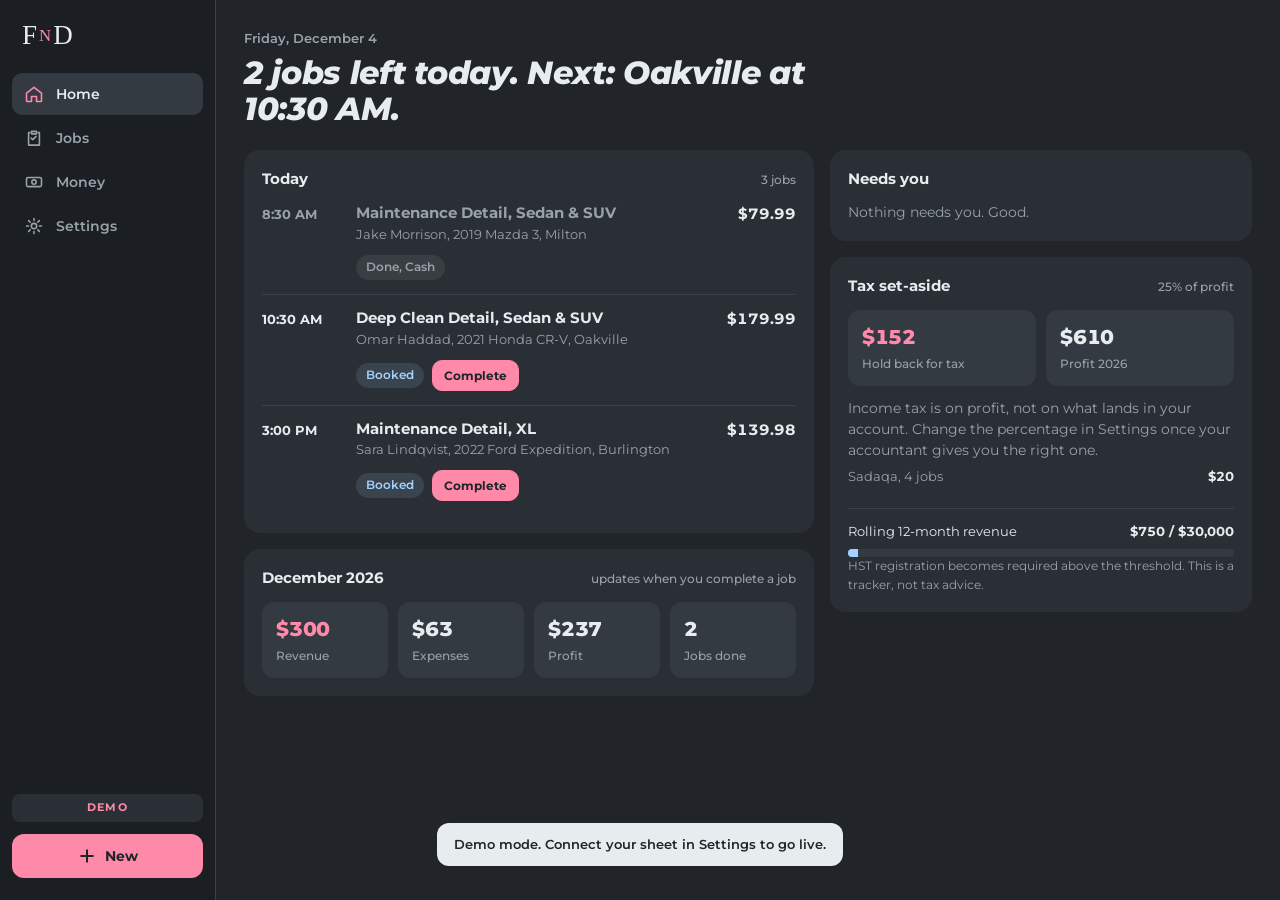
<file: index.html>
<!DOCTYPE html>
<html lang="en">
<head>
<meta charset="UTF-8">
<meta name="viewport" content="width=device-width, initial-scale=1.0, viewport-fit=cover, maximum-scale=1">
<title>FND OS</title>

<!-- Home screen install -->
<meta name="apple-mobile-web-app-capable" content="yes">
<meta name="apple-mobile-web-app-status-bar-style" content="black-translucent">
<meta name="apple-mobile-web-app-title" content="FND">
<meta name="theme-color" content="#212529">
<link rel="manifest" href="manifest.json">

<link rel="preconnect" href="https://fonts.googleapis.com">
<link rel="preconnect" href="https://fonts.gstatic.com" crossorigin>
<link href="https://fonts.googleapis.com/css2?family=Montserrat:ital,wght@0,400;0,500;0,600;0,700;0,800;1,800&family=Permanent+Marker&display=swap" rel="stylesheet">
<link rel="stylesheet" href="css/app.css">
</head>
<body>

<!-- ---------- lock screen ---------- -->
<div class="lock" id="lock">
  <div class="lockbox">
    <div class="mark">F<span class="n">N</span>D</div>
    <p id="lockMsg">Enter your PIN</p>
    <input id="pinInput" type="password" inputmode="numeric" autocomplete="off" aria-label="PIN">
    <button class="btn pink wide" id="unlockBtn">Unlock</button>
  </div>
</div>

<!-- ---------- app ---------- -->
<div class="app">
  <aside class="rail" id="rail"></aside>
  <main class="main" id="main"></main>
  <nav class="tabbar" id="tabbar"></nav>
</div>

<button class="fab" data-act="new" aria-label="New">
  <svg viewBox="0 0 24 24" fill="none" stroke="currentColor" stroke-width="2.4" stroke-linecap="round"><path d="M12 5v14M5 12h14"/></svg>
</button>

<div class="scrim" id="scrim"><div class="sheet" id="sheet"></div></div>
<div class="toast" id="toast"></div>

<!-- ---------- load order matters ----------
     config  : your settings
     store   : data in and out
     ui      : formatting and shared pieces
     screens : one file per screen
     app     : boots everything
     ------------------------------------------- -->
<script src="js/config.js"></script>
<script src="js/store.js"></script>
<script src="js/ui.js"></script>
<script src="js/screen-home.js"></script>
<script src="js/screen-jobs.js"></script>
<script src="js/screen-money.js"></script>
<script src="js/screen-settings.js"></script>
<script src="js/app.js"></script>
</body>
</html>
</file>
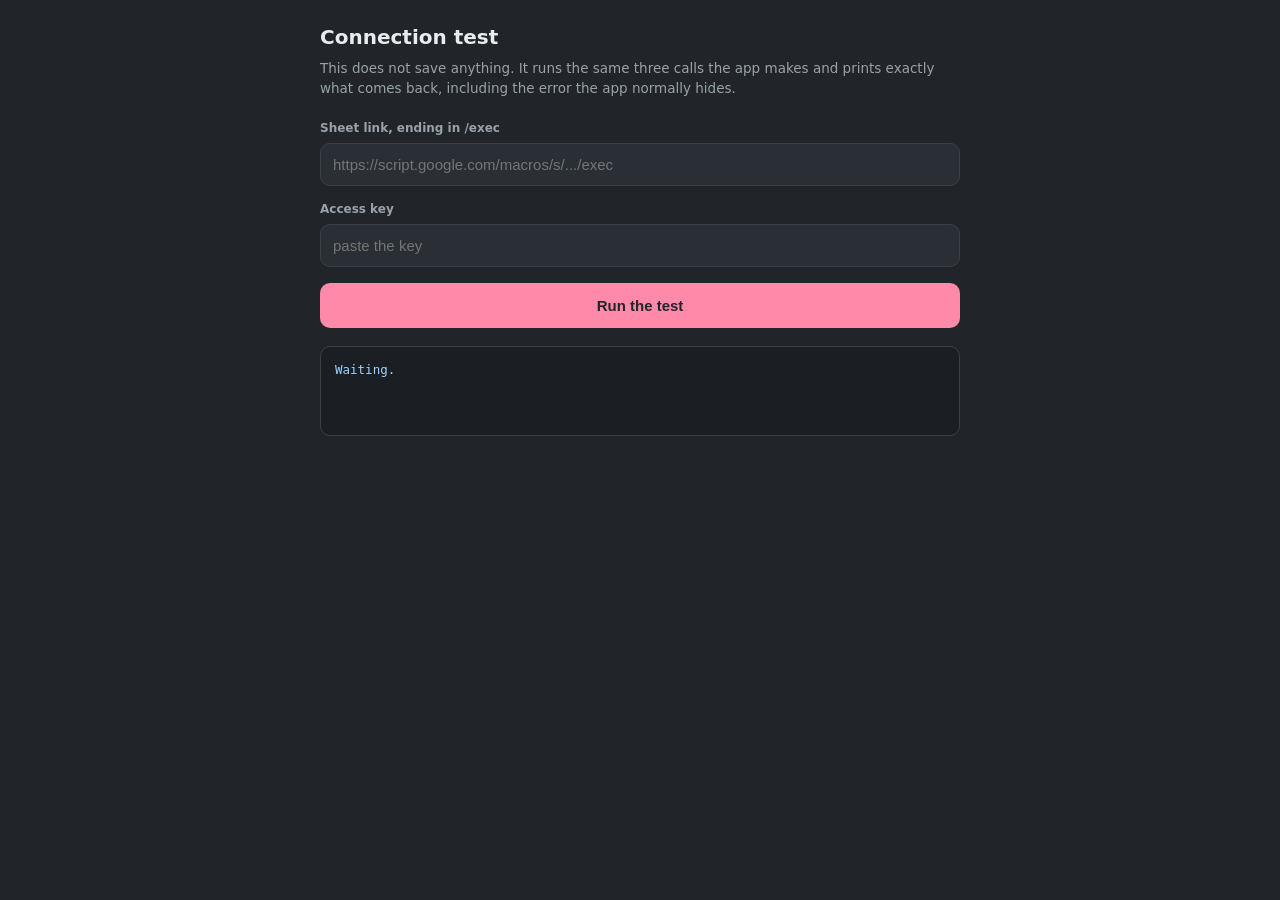
<file: FND-test.html>
<!DOCTYPE html>
<html lang="en">
<head>
<meta charset="UTF-8">
<meta name="viewport" content="width=device-width, initial-scale=1.0">
<title>FND connection test</title>
<style>
  body{font-family:system-ui,-apple-system,sans-serif;background:#212529;color:#E7ECEF;
       margin:0;padding:22px 16px 60px;line-height:1.5;font-size:15px}
  .wrap{max-width:640px;margin:0 auto}
  h1{font-size:20px;margin:0 0 6px}
  p.sub{color:#98a2ab;font-size:13.5px;margin:0 0 20px}
  label{display:block;font-size:12px;color:#98a2ab;font-weight:600;margin:14px 0 6px}
  input{width:100%;background:#2a2f35;border:1px solid #3a4148;color:#E7ECEF;border-radius:10px;
        padding:12px;font-size:15px;box-sizing:border-box}
  button{width:100%;margin-top:16px;background:#FF89A9;border:0;color:#212529;font-weight:700;
         font-size:15px;padding:14px;border-radius:10px;cursor:pointer}
  pre{background:#1b1f23;border:1px solid #3a4148;border-radius:10px;padding:14px;margin-top:18px;
      white-space:pre-wrap;word-break:break-all;font-size:12.5px;color:#A2D2FF;min-height:60px}
  .ok{color:#A2D2FF}.bad{color:#FF89A9}
</style>
</head>
<body>
<div class="wrap">
  <h1>Connection test</h1>
  <p class="sub">This does not save anything. It runs the same three calls the app makes and prints exactly what comes back, including the error the app normally hides.</p>

  <label>Sheet link, ending in /exec</label>
  <input id="url" placeholder="https://script.google.com/macros/s/.../exec" autocapitalize="off" autocorrect="off" spellcheck="false">

  <label>Access key</label>
  <input id="key" placeholder="paste the key" autocapitalize="off" autocorrect="off" spellcheck="false">

  <button id="run">Run the test</button>
  <pre id="out">Waiting.</pre>
</div>

<script>
const out = document.getElementById('out');
function say(line, cls){
  out.innerHTML += '\n' + (cls ? '<span class="'+cls+'">'+line+'</span>' : line);
}

document.getElementById('run').onclick = async () => {
  const url = document.getElementById('url').value.trim();
  const key = document.getElementById('key').value.trim();
  out.textContent = 'Running.';

  say('Browser: ' + navigator.userAgent.slice(0, 90));
  say('URL length: ' + url.length + ', ends with: "' + url.slice(-6) + '"');
  say('Key length: ' + key.length + ', first 4: "' + key.slice(0, 4) + '"');
  if (/\s/.test(url)) say('WARNING: the URL contains a space', 'bad');
  if (/\s/.test(key)) say('WARNING: the key contains a space', 'bad');
  if (!url.endsWith('/exec')) say('WARNING: the URL does not end in /exec', 'bad');

  /* TEST 1: can this device reach the address at all */
  say('\n--- TEST 1: plain GET ---');
  try {
    const r = await fetch(url, { method: 'GET' });
    const t = await r.text();
    say('Status ' + r.status + '. Reply: ' + t.slice(0, 120), 'ok');
  } catch (e) {
    say('FAILED: ' + e.name + ': ' + e.message, 'bad');
  }

  /* TEST 2: the exact call the app makes */
  say('\n--- TEST 2: POST ping, what the app does ---');
  try {
    const r = await fetch(url, {
      method: 'POST',
      headers: { 'Content-Type': 'text/plain;charset=utf-8' },
      body: JSON.stringify({ action: 'ping', token: key, payload: {} })
    });
    const t = await r.text();
    say('Status ' + r.status + '. Reply: ' + t.slice(0, 200), 'ok');
  } catch (e) {
    say('FAILED: ' + e.name + ': ' + e.message, 'bad');
  }

  /* TEST 3: the fix. POST with cache busting */
  say('\n--- TEST 3: POST with cache busting, the fix ---');
  const busted = url + (url.indexOf('?') > -1 ? '&' : '?') + 'cb=' + Date.now();
  try {
    const r = await fetch(busted, {
      method: 'POST',
      cache: 'no-store',
      headers: { 'Content-Type': 'text/plain;charset=utf-8' },
      body: JSON.stringify({ action: 'ping', token: key, payload: {} })
    });
    const t = await r.text();
    say('Status ' + r.status + '. Reply: ' + t.slice(0, 200), 'ok');
  } catch (e) {
    say('FAILED: ' + e.name + ': ' + e.message, 'bad');
  }

  /* TEST 4: run it a second time, to prove it keeps working */
  say('\n--- TEST 4: same again, does it survive a repeat ---');
  try {
    const r = await fetch(url + (url.indexOf('?') > -1 ? '&' : '?') + 'cb=' + (Date.now() + 1), {
      method: 'POST',
      cache: 'no-store',
      headers: { 'Content-Type': 'text/plain;charset=utf-8' },
      body: JSON.stringify({ action: 'ping', token: key, payload: {} })
    });
    const t = await r.text();
    say('Status ' + r.status + '. Reply: ' + t.slice(0, 200), 'ok');
  } catch (e) {
    say('FAILED: ' + e.name + ': ' + e.message, 'bad');
  }

  say('\nDone. Screenshot this whole page.');
};
</script>
</body>
</html>
</file>
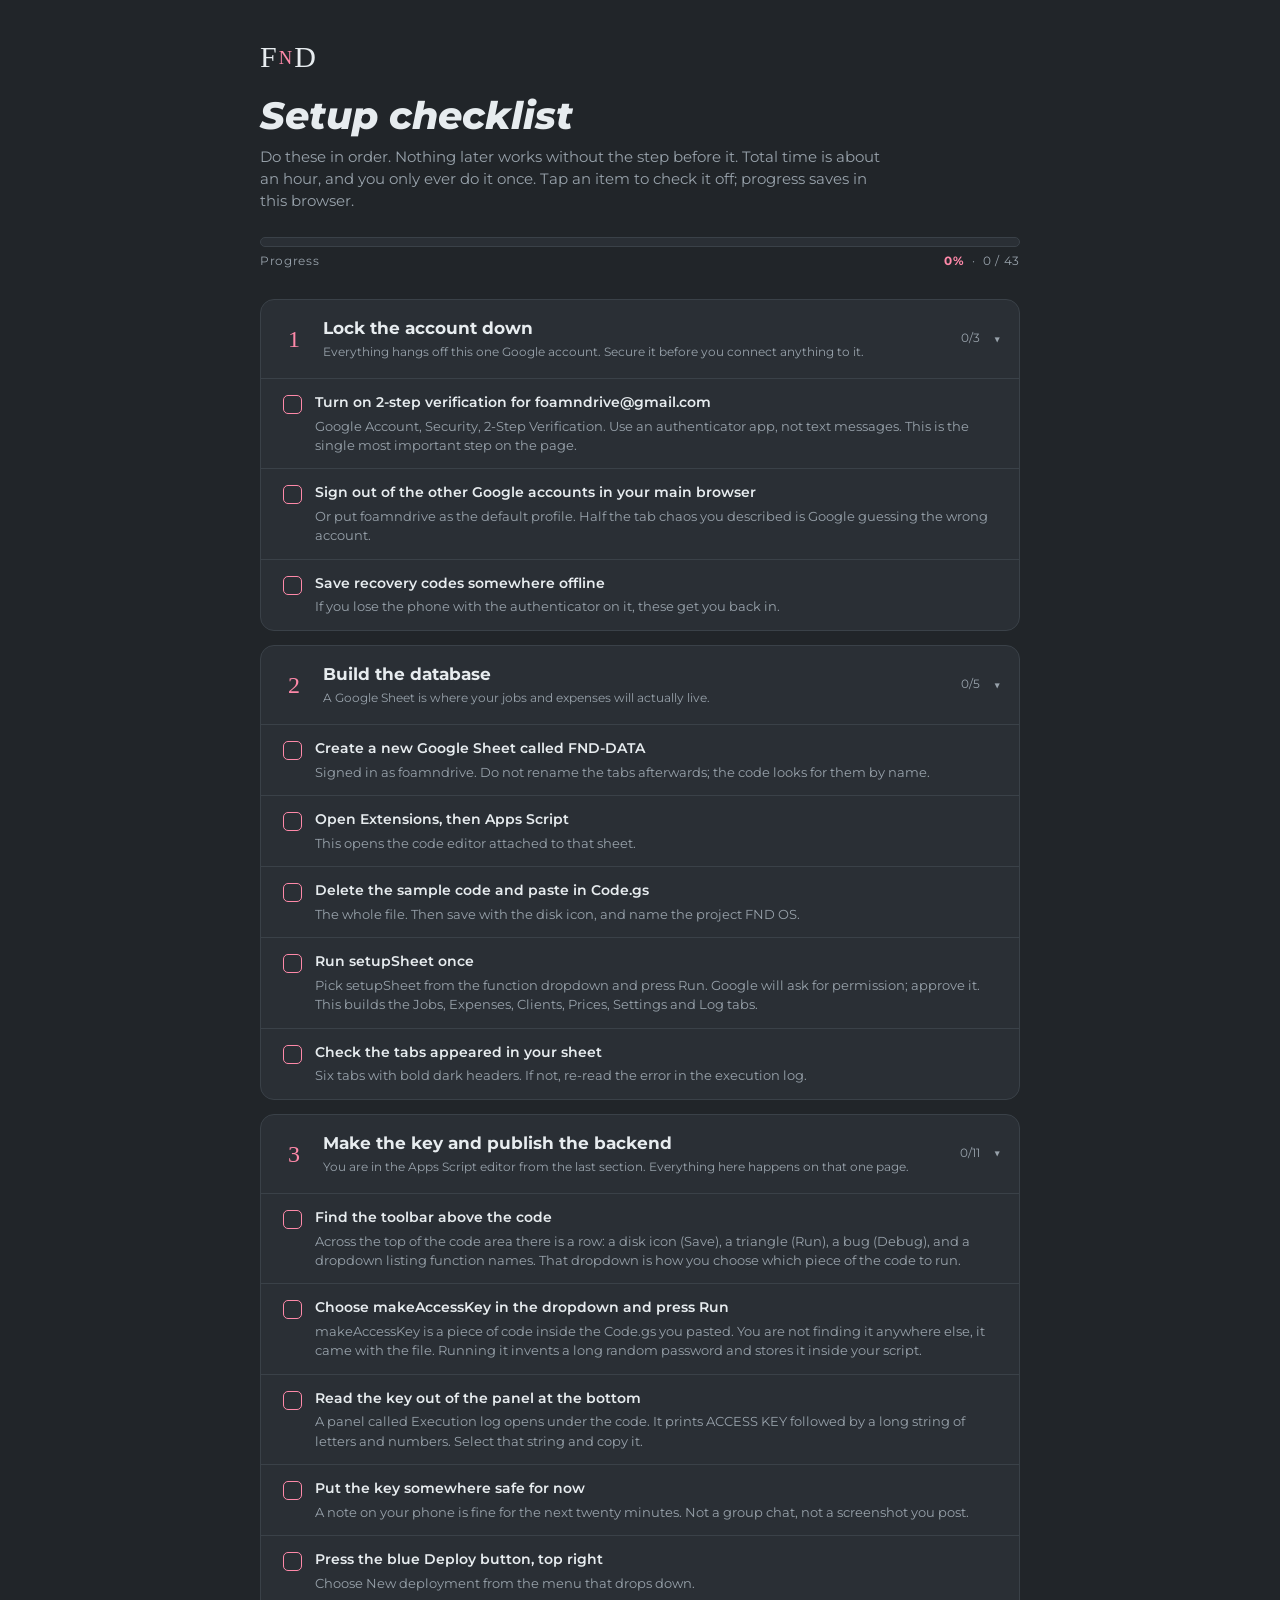
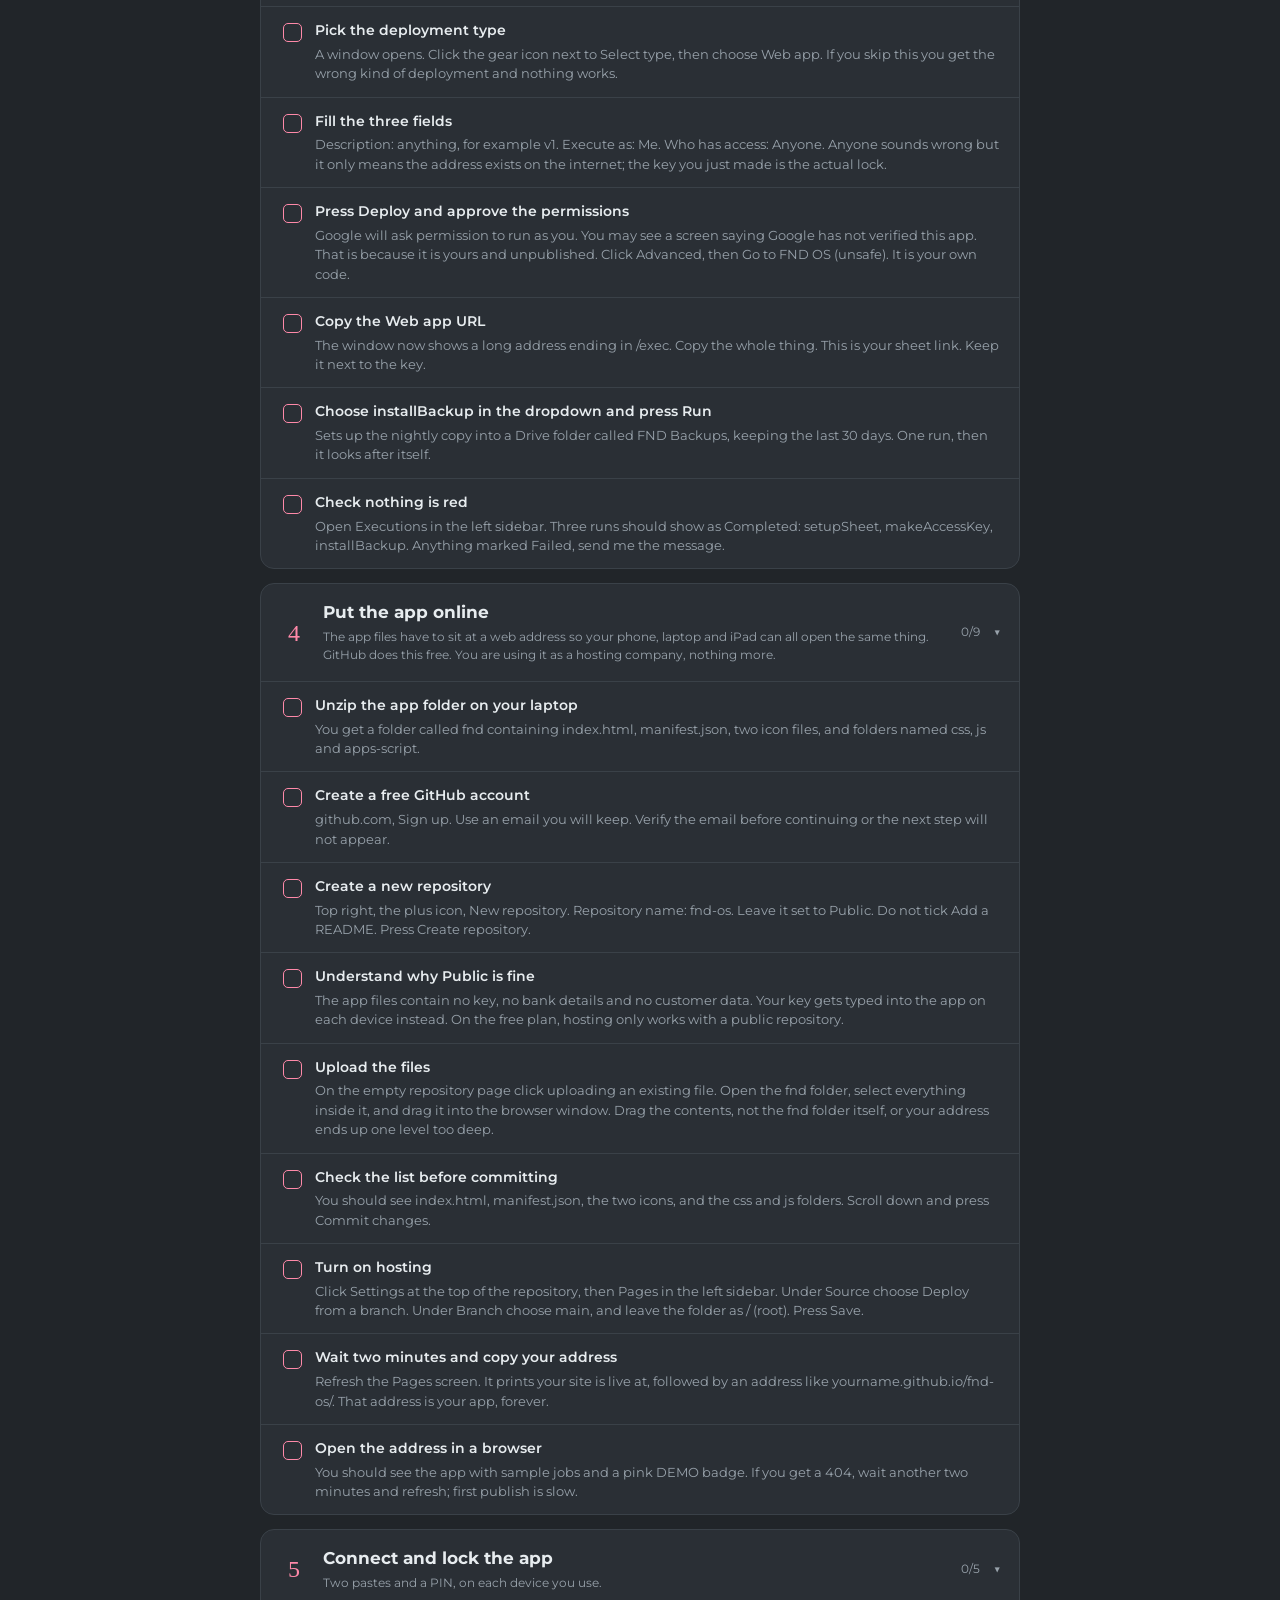
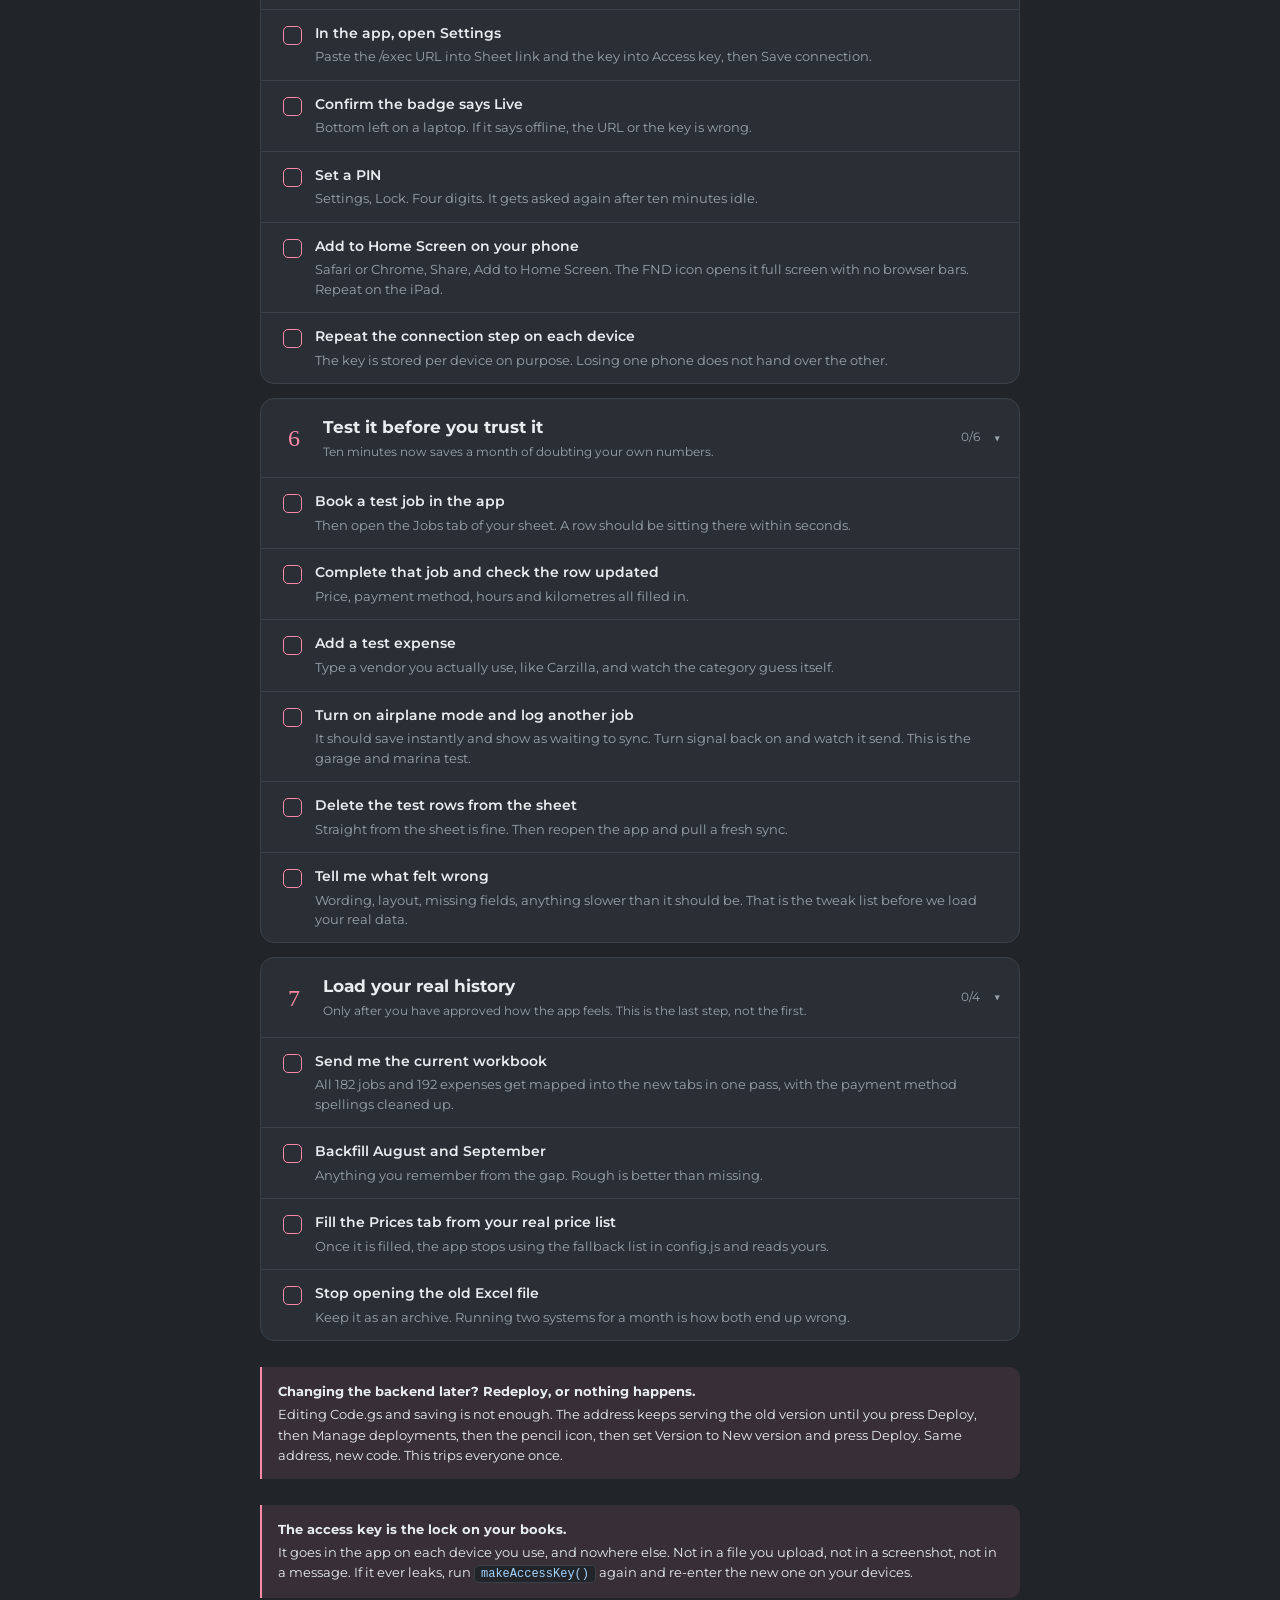
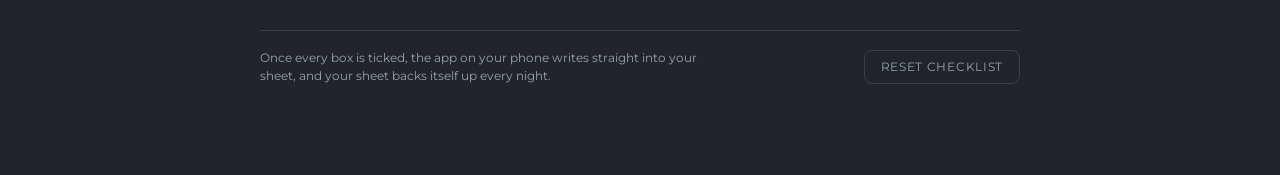
<file: SETUP-CHECKLIST.html>
<!DOCTYPE html>
<html lang="en">
<head>
<meta charset="UTF-8">
<meta name="viewport" content="width=device-width, initial-scale=1.0">
<title>FND OS: setup checklist</title>
<link rel="preconnect" href="https://fonts.googleapis.com">
<link rel="preconnect" href="https://fonts.gstatic.com" crossorigin>
<link href="https://fonts.googleapis.com/css2?family=Montserrat:ital,wght@0,400;0,500;0,600;0,700;0,800;1,800&family=Permanent+Marker&display=swap" rel="stylesheet">
<style>
:root{--char:#212529;--char2:#2a2f35;--char3:#343a41;--line:#3a4148;--ink:#E7ECEF;
  --mute:#98a2ab;--faint:#6b747c;--pink:#FF89A9;--blue:#A2D2FF}
*{box-sizing:border-box;margin:0;padding:0}
body{background:var(--char);color:var(--ink);font-family:'Montserrat',system-ui,sans-serif;
  line-height:1.55;padding:34px 18px 90px;-webkit-font-smoothing:antialiased}
.wrap{max-width:760px;margin:0 auto}
.mark{font-family:'Permanent Marker',cursive;font-size:30px;letter-spacing:1px}
.mark .n{color:var(--pink);font-size:.62em;vertical-align:.18em;margin:0 1px}
h1{font-weight:800;font-style:italic;font-size:clamp(26px,5vw,38px);line-height:1.08;margin:14px 0 10px}
.lead{color:var(--mute);font-size:14.5px;max-width:62ch}
.barwrap{margin:24px 0 6px;background:var(--char2);border:1px solid var(--line);border-radius:20px;height:10px;overflow:hidden}
.bar{height:100%;width:0;background:linear-gradient(90deg,var(--pink),var(--blue));transition:width .35s ease}
.barlabel{display:flex;justify-content:space-between;font-size:11.5px;color:var(--mute);
  letter-spacing:.06em;margin-bottom:28px}
.barlabel b{color:var(--pink)}
.phase{margin-bottom:14px;background:var(--char2);border:1px solid var(--line);border-radius:14px;overflow:hidden}
.phead{display:flex;align-items:center;gap:14px;padding:16px 18px;cursor:pointer;user-select:none}
.phead:hover{background:var(--char3)}
.pnum{font-family:'Permanent Marker',cursive;font-size:24px;color:var(--pink);min-width:30px;text-align:center;line-height:1}
.ptitle{flex:1}
.ptitle .t{font-weight:700;font-size:16.5px}
.ptitle .why{font-size:12px;color:var(--mute);margin-top:2px}
.pcount{font-size:11.5px;color:var(--mute);white-space:nowrap}
.pcount.complete{color:var(--blue)}
.chev{color:var(--mute);font-size:12px;transition:transform .2s}
.phase.open .chev{transform:rotate(90deg)}
.items{max-height:0;overflow:hidden;transition:max-height .3s ease}
.phase.open .items{max-height:3000px}
.item{display:flex;gap:13px;padding:13px 20px 13px 22px;border-top:1px solid var(--line);align-items:flex-start;cursor:pointer}
.item:hover{background:var(--char3)}
.box{min-width:19px;height:19px;border:1.5px solid var(--pink);border-radius:5px;margin-top:3px;
  display:flex;align-items:center;justify-content:center;transition:all .15s}
.box svg{width:12px;height:12px;opacity:0;transition:opacity .15s}
.item.done .box{background:var(--pink);border-color:var(--pink)}
.item.done .box svg{opacity:1}
.itext{flex:1;min-width:0}
.itext .h{font-size:14px;font-weight:600}
.itext .d{font-size:12.5px;color:var(--mute);margin-top:3px}
.item.done .itext .h{color:var(--mute);text-decoration:line-through;text-decoration-color:var(--faint)}
.item.done .itext .d{opacity:.55}
code{background:var(--char);border:1px solid var(--line);border-radius:5px;padding:1px 6px;
  font-family:ui-monospace,Menlo,monospace;font-size:12px;color:var(--blue);word-break:break-word}
.note{background:rgba(255,137,169,.1);border-left:2px solid var(--pink);border-radius:0 10px 10px 0;
  padding:14px 16px;margin:26px 0;font-size:13px;color:var(--ink)}
.note b{display:block;margin-bottom:3px}
footer{margin-top:32px;display:flex;justify-content:space-between;gap:14px;flex-wrap:wrap;
  border-top:1px solid var(--line);padding-top:18px;align-items:center}
.foot{font-size:12px;color:var(--mute);max-width:56ch}
.reset{background:none;border:1px solid var(--line);color:var(--mute);font-family:inherit;font-size:11.5px;
  letter-spacing:.06em;text-transform:uppercase;padding:9px 16px;border-radius:8px;cursor:pointer}
.reset:hover{border-color:var(--pink);color:var(--pink)}
</style>
</head>
<body>
<div class="wrap">
  <div class="mark">F<span class="n">N</span>D</div>
  <h1>Setup checklist</h1>
  <p class="lead">Do these in order. Nothing later works without the step before it. Total time is about an hour, and you only ever do it once. Tap an item to check it off; progress saves in this browser.</p>

  <div class="barwrap"><div class="bar" id="bar"></div></div>
  <div class="barlabel"><span>Progress</span><span><b id="pct">0%</b> &nbsp;·&nbsp; <span id="frac">0 / 0</span></span></div>

  <div id="phases"></div>

  <div class="note">
    <b>Changing the backend later? Redeploy, or nothing happens.</b>
    Editing Code.gs and saving is not enough. The address keeps serving the old version until you press Deploy, then Manage deployments, then the pencil icon, then set Version to New version and press Deploy. Same address, new code. This trips everyone once.
  </div>

  <div class="note">
    <b>The access key is the lock on your books.</b>
    It goes in the app on each device you use, and nowhere else. Not in a file you upload, not in a screenshot, not in a message. If it ever leaks, run <code>makeAccessKey()</code> again and re-enter the new one on your devices.
  </div>

  <footer>
    <p class="foot">Once every box is ticked, the app on your phone writes straight into your sheet, and your sheet backs itself up every night.</p>
    <button class="reset" id="reset">Reset checklist</button>
  </footer>
</div>

<script>
const DATA = [
  {
    title:'Lock the account down',
    why:'Everything hangs off this one Google account. Secure it before you connect anything to it.',
    items:[
      {h:'Turn on 2-step verification for foamndrive@gmail.com', d:'Google Account, Security, 2-Step Verification. Use an authenticator app, not text messages. This is the single most important step on the page.'},
      {h:'Sign out of the other Google accounts in your main browser', d:'Or put foamndrive as the default profile. Half the tab chaos you described is Google guessing the wrong account.'},
      {h:'Save recovery codes somewhere offline', d:'If you lose the phone with the authenticator on it, these get you back in.'}
    ]
  },
  {
    title:'Build the database',
    why:'A Google Sheet is where your jobs and expenses will actually live.',
    items:[
      {h:'Create a new Google Sheet called FND-DATA', d:'Signed in as foamndrive. Do not rename the tabs afterwards; the code looks for them by name.'},
      {h:'Open Extensions, then Apps Script', d:'This opens the code editor attached to that sheet.'},
      {h:'Delete the sample code and paste in Code.gs', d:'The whole file. Then save with the disk icon, and name the project FND OS.'},
      {h:'Run setupSheet once', d:'Pick setupSheet from the function dropdown and press Run. Google will ask for permission; approve it. This builds the Jobs, Expenses, Clients, Prices, Settings and Log tabs.'},
      {h:'Check the tabs appeared in your sheet', d:'Six tabs with bold dark headers. If not, re-read the error in the execution log.'}
    ]
  },
  {
    title:'Make the key and publish the backend',
    why:'You are in the Apps Script editor from the last section. Everything here happens on that one page.',
    items:[
      {h:'Find the toolbar above the code', d:'Across the top of the code area there is a row: a disk icon (Save), a triangle (Run), a bug (Debug), and a dropdown listing function names. That dropdown is how you choose which piece of the code to run.'},
      {h:'Choose makeAccessKey in the dropdown and press Run', d:'makeAccessKey is a piece of code inside the Code.gs you pasted. You are not finding it anywhere else, it came with the file. Running it invents a long random password and stores it inside your script.'},
      {h:'Read the key out of the panel at the bottom', d:'A panel called Execution log opens under the code. It prints ACCESS KEY followed by a long string of letters and numbers. Select that string and copy it.'},
      {h:'Put the key somewhere safe for now', d:'A note on your phone is fine for the next twenty minutes. Not a group chat, not a screenshot you post.'},
      {h:'Press the blue Deploy button, top right', d:'Choose New deployment from the menu that drops down.'},
      {h:'Pick the deployment type', d:'A window opens. Click the gear icon next to Select type, then choose Web app. If you skip this you get the wrong kind of deployment and nothing works.'},
      {h:'Fill the three fields', d:'Description: anything, for example v1. Execute as: Me. Who has access: Anyone. Anyone sounds wrong but it only means the address exists on the internet; the key you just made is the actual lock.'},
      {h:'Press Deploy and approve the permissions', d:'Google will ask permission to run as you. You may see a screen saying Google has not verified this app. That is because it is yours and unpublished. Click Advanced, then Go to FND OS (unsafe). It is your own code.'},
      {h:'Copy the Web app URL', d:'The window now shows a long address ending in /exec. Copy the whole thing. This is your sheet link. Keep it next to the key.'},
      {h:'Choose installBackup in the dropdown and press Run', d:'Sets up the nightly copy into a Drive folder called FND Backups, keeping the last 30 days. One run, then it looks after itself.'},
      {h:'Check nothing is red', d:'Open Executions in the left sidebar. Three runs should show as Completed: setupSheet, makeAccessKey, installBackup. Anything marked Failed, send me the message.'}
    ]
  },
  {
    title:'Put the app online',
    why:'The app files have to sit at a web address so your phone, laptop and iPad can all open the same thing. GitHub does this free. You are using it as a hosting company, nothing more.',
    items:[
      {h:'Unzip the app folder on your laptop', d:'You get a folder called fnd containing index.html, manifest.json, two icon files, and folders named css, js and apps-script.'},
      {h:'Create a free GitHub account', d:'github.com, Sign up. Use an email you will keep. Verify the email before continuing or the next step will not appear.'},
      {h:'Create a new repository', d:'Top right, the plus icon, New repository. Repository name: fnd-os. Leave it set to Public. Do not tick Add a README. Press Create repository.'},
      {h:'Understand why Public is fine', d:'The app files contain no key, no bank details and no customer data. Your key gets typed into the app on each device instead. On the free plan, hosting only works with a public repository.'},
      {h:'Upload the files', d:'On the empty repository page click uploading an existing file. Open the fnd folder, select everything inside it, and drag it into the browser window. Drag the contents, not the fnd folder itself, or your address ends up one level too deep.'},
      {h:'Check the list before committing', d:'You should see index.html, manifest.json, the two icons, and the css and js folders. Scroll down and press Commit changes.'},
      {h:'Turn on hosting', d:'Click Settings at the top of the repository, then Pages in the left sidebar. Under Source choose Deploy from a branch. Under Branch choose main, and leave the folder as / (root). Press Save.'},
      {h:'Wait two minutes and copy your address', d:'Refresh the Pages screen. It prints your site is live at, followed by an address like yourname.github.io/fnd-os/. That address is your app, forever.'},
      {h:'Open the address in a browser', d:'You should see the app with sample jobs and a pink DEMO badge. If you get a 404, wait another two minutes and refresh; first publish is slow.'}
    ]
  },
  {
    title:'Connect and lock the app',
    why:'Two pastes and a PIN, on each device you use.',
    items:[
      {h:'In the app, open Settings', d:'Paste the /exec URL into Sheet link and the key into Access key, then Save connection.'},
      {h:'Confirm the badge says Live', d:'Bottom left on a laptop. If it says offline, the URL or the key is wrong.'},
      {h:'Set a PIN', d:'Settings, Lock. Four digits. It gets asked again after ten minutes idle.'},
      {h:'Add to Home Screen on your phone', d:'Safari or Chrome, Share, Add to Home Screen. The FND icon opens it full screen with no browser bars. Repeat on the iPad.'},
      {h:'Repeat the connection step on each device', d:'The key is stored per device on purpose. Losing one phone does not hand over the other.'}
    ]
  },
  {
    title:'Test it before you trust it',
    why:'Ten minutes now saves a month of doubting your own numbers.',
    items:[
      {h:'Book a test job in the app', d:'Then open the Jobs tab of your sheet. A row should be sitting there within seconds.'},
      {h:'Complete that job and check the row updated', d:'Price, payment method, hours and kilometres all filled in.'},
      {h:'Add a test expense', d:'Type a vendor you actually use, like Carzilla, and watch the category guess itself.'},
      {h:'Turn on airplane mode and log another job', d:'It should save instantly and show as waiting to sync. Turn signal back on and watch it send. This is the garage and marina test.'},
      {h:'Delete the test rows from the sheet', d:'Straight from the sheet is fine. Then reopen the app and pull a fresh sync.'},
      {h:'Tell me what felt wrong', d:'Wording, layout, missing fields, anything slower than it should be. That is the tweak list before we load your real data.'}
    ]
  },
  {
    title:'Load your real history',
    why:'Only after you have approved how the app feels. This is the last step, not the first.',
    items:[
      {h:'Send me the current workbook', d:'All 182 jobs and 192 expenses get mapped into the new tabs in one pass, with the payment method spellings cleaned up.'},
      {h:'Backfill August and September', d:'Anything you remember from the gap. Rough is better than missing.'},
      {h:'Fill the Prices tab from your real price list', d:'Once it is filled, the app stops using the fallback list in config.js and reads yours.'},
      {h:'Stop opening the old Excel file', d:'Keep it as an archive. Running two systems for a month is how both end up wrong.'}
    ]
  }
];

const KEY='fnd-setup-v1';
let state={};
try{ state=JSON.parse(localStorage.getItem(KEY)||'{}'); }catch(e){ state={}; }
const save=()=>{ try{ localStorage.setItem(KEY,JSON.stringify(state)); }catch(e){} };
const idOf=(p,i)=>'p'+p+'i'+i;

function render(){
  const host=document.getElementById('phases');
  host.innerHTML='';
  let total=0, done=0;
  DATA.forEach((ph,pi)=>{
    let pdone=0;
    const phase=document.createElement('div');
    phase.className='phase'+(state['_open'+pi]!==false?' open':'');
    const head=document.createElement('div'); head.className='phead';
    const items=document.createElement('div'); items.className='items';
    ph.items.forEach((it,ii)=>{
      total++; const id=idOf(pi,ii); const isDone=!!state[id];
      if(isDone){ done++; pdone++; }
      const row=document.createElement('div');
      row.className='item'+(isDone?' done':'');
      row.innerHTML='<div class="box"><svg viewBox="0 0 24 24" fill="none" stroke="#212529" stroke-width="3.5" stroke-linecap="round"><path d="M4 12l5 5L20 6"/></svg></div>'
        +'<div class="itext"><div class="h">'+it.h+'</div><div class="d">'+it.d+'</div></div>';
      row.onclick=()=>{ state[id]=!state[id]; save(); render(); };
      items.appendChild(row);
    });
    const all=pdone===ph.items.length;
    head.innerHTML='<div class="pnum">'+(pi+1)+'</div>'
      +'<div class="ptitle"><div class="t">'+ph.title+'</div><div class="why">'+ph.why+'</div></div>'
      +'<div class="pcount'+(all?' complete':'')+'">'+pdone+'/'+ph.items.length+'</div><div class="chev">&#9654;</div>';
    head.onclick=()=>{ state['_open'+pi]=!(state['_open'+pi]!==false); save(); render(); };
    phase.appendChild(head); phase.appendChild(items); host.appendChild(phase);
  });
  const pct=total?Math.round(done/total*100):0;
  document.getElementById('bar').style.width=pct+'%';
  document.getElementById('pct').textContent=pct+'%';
  document.getElementById('frac').textContent=done+' / '+total;
}
document.getElementById('reset').onclick=()=>{
  if(confirm('Clear every checkmark?')){ state={}; save(); render(); }
};
render();
</script>
</body>
</html>
</file>
<file: css/app.css>
/* ============================================================
   FND OS : app.css
   Brand kit: charcoal #212529, off-white #E7ECEF, pink #FF89A9,
   sky #A2D2FF, paper #FAF9F6. Montserrat throughout.
   ============================================================ */
:root{
  --char:#212529; --char2:#2a2f35; --char3:#343a41; --rail:#1b1f23;
  --line:#3a4148; --ink:#E7ECEF; --mute:#98a2ab; --faint:#6b747c;
  --pink:#FF89A9; --pink-soft:rgba(255,137,169,.14);
  --blue:#A2D2FF; --blue-soft:rgba(162,210,255,.13);
  --danger:#ff7a7a;
  --pad: 28px;
}
*{box-sizing:border-box;margin:0;padding:0}
html,body{height:100%}
body{background:var(--char);color:var(--ink);font-family:'Montserrat',system-ui,-apple-system,sans-serif;
  font-size:15px;line-height:1.5;-webkit-font-smoothing:antialiased;overflow:hidden}
body.noscroll{overflow:hidden}
button,input,select,textarea{font-family:inherit}
:focus-visible{outline:2px solid var(--pink);outline-offset:2px}
svg{width:20px;height:20px;flex-shrink:0}

/* ---------- layout ---------- */
.app{display:grid;grid-template-columns:216px 1fr;height:100dvh;position:relative}
.rail{background:var(--rail);border-right:1px solid var(--line);padding:22px 12px;display:flex;flex-direction:column;gap:2px}
.mark{font-family:'Permanent Marker',cursive;font-size:27px;line-height:1;padding:0 10px 22px;letter-spacing:1px}
.mark .n{color:var(--pink);font-size:.62em;vertical-align:.18em;margin:0 1px}
.nav{display:flex;align-items:center;gap:12px;border:0;background:transparent;color:var(--mute);
  padding:11px 12px;border-radius:10px;font-size:14px;font-weight:600;text-align:left;cursor:pointer}
.nav:hover{color:var(--ink);background:var(--char2)}
.nav.on{color:var(--ink);background:var(--char3)}
.nav.on svg{color:var(--pink)}
.rail .spacer{flex:1}
.modebadge{font-size:10.5px;font-weight:700;letter-spacing:.1em;text-transform:uppercase;text-align:center;
  padding:6px;border-radius:8px;margin-bottom:10px;background:var(--char2);color:var(--mute)}
.modebadge.live{color:var(--blue)}
.modebadge.demo{color:var(--pink)}
.newbtn{display:flex;align-items:center;justify-content:center;gap:8px;border:0;background:var(--pink);
  color:var(--char);font-weight:700;font-size:14px;padding:12px;border-radius:12px;cursor:pointer}
.main{overflow-y:auto;padding:30px var(--pad) 120px;scrollbar-width:thin;scrollbar-color:var(--line) transparent}
.tabbar,.fab{display:none}

@media (max-width:860px){
  .app{grid-template-columns:1fr}
  .rail{display:none}
  .main{padding:20px 16px 130px}
  .tabbar{display:flex;position:fixed;left:0;right:0;bottom:0;background:rgba(27,31,35,.97);
    border-top:1px solid var(--line);padding:8px 6px calc(20px + env(safe-area-inset-bottom));
    justify-content:space-around;z-index:40;backdrop-filter:blur(8px)}
  .tabbar .nav{flex-direction:column;gap:4px;padding:6px 10px;font-size:10.5px;background:transparent!important}
  .fab{display:flex;position:fixed;right:18px;bottom:calc(96px + env(safe-area-inset-bottom));width:58px;height:58px;
    border-radius:18px;border:0;background:var(--pink);color:var(--char);align-items:center;justify-content:center;
    z-index:41;box-shadow:0 10px 26px -8px rgba(255,137,169,.6);cursor:pointer}
  .fab svg{width:25px;height:25px}
}

/* ---------- headings ---------- */
.head{margin-bottom:22px}
.hello{font-size:12.5px;color:var(--mute);font-weight:600;margin-bottom:6px}
.h1{font-weight:800;font-style:italic;font-size:clamp(22px,3.4vw,32px);line-height:1.14;letter-spacing:-.01em;max-width:26ch}
.h2{font-weight:700;font-size:15px;margin-bottom:12px;display:flex;justify-content:space-between;align-items:baseline;gap:10px}
.h2 span{font-size:12px;font-weight:500;color:var(--mute)}
.sub{color:var(--mute);font-size:13.5px;line-height:1.55;max-width:64ch}
.sub.sm{font-size:12px}
.mt{margin-top:12px}
.mb{margin-bottom:12px}

.cols{display:grid;grid-template-columns:1.35fr 1fr;gap:16px;align-items:start}
@media (max-width:1100px){.cols{grid-template-columns:1fr}}

.panel{background:var(--char2);border-radius:16px;padding:18px}
.panel + .panel{margin-top:16px}

/* ---------- stats ---------- */
.stats{display:grid;grid-template-columns:repeat(4,1fr);gap:10px}
.stats.two{grid-template-columns:1fr 1fr}
@media (max-width:620px){.stats{grid-template-columns:1fr 1fr}}
.stat{background:var(--char3);border-radius:12px;padding:12px 14px}
.stat b{display:block;font-size:20px;font-weight:800;letter-spacing:-.01em;font-variant-numeric:tabular-nums}
.stat span{font-size:12px;color:var(--mute);font-weight:500}
.stat.pos b{color:var(--pink)}

/* ---------- today timeline ---------- */
.tl .job{display:grid;grid-template-columns:82px 1fr;gap:12px;padding:14px 0;border-top:1px solid var(--line)}
.tl .job:first-child{border-top:0;padding-top:2px}
.tl .t{font-weight:700;font-size:13px;color:var(--ink);padding-top:1px}
.tl .job.isdone .t,.tl .job.isdone .svc{color:var(--mute)}
.svc{font-weight:700;font-size:14.5px;line-height:1.3}
.meta{font-size:12.5px;color:var(--mute);margin-top:3px}
.price{font-weight:700;font-size:14.5px;white-space:nowrap;font-variant-numeric:tabular-nums}
.line{display:flex;justify-content:space-between;align-items:flex-start;gap:10px}
.line.wrap{margin-top:10px;align-items:center;flex-wrap:wrap;justify-content:flex-start;gap:8px}

/* ---------- chips ---------- */
.chip{display:inline-flex;align-items:center;gap:6px;font-size:11.5px;font-weight:600;padding:4px 10px;border-radius:999px;white-space:nowrap}
.chip.done{background:rgba(255,255,255,.07);color:var(--mute)}
.chip.next{background:var(--blue-soft);color:var(--blue)}
.chip.warn{background:var(--pink-soft);color:var(--pink)}
.chip.cat{background:var(--char3);color:var(--ink);font-weight:600}

/* ---------- needs you ---------- */
.todo{display:flex;gap:12px;padding:12px 0;border-top:1px solid var(--line);align-items:flex-start}
.todo:first-of-type{border-top:0;padding-top:0}
.dot{width:8px;height:8px;border-radius:50%;margin-top:7px;flex-shrink:0;background:var(--blue)}
.dot.warn{background:var(--pink)}
.todo p{font-size:13px;line-height:1.45;flex:1}
.todo p em{font-style:normal;color:var(--mute);display:block;font-size:12px;margin-top:2px}

/* ---------- buttons ---------- */
.btn{border:1px solid var(--line);background:transparent;color:var(--ink);font-size:12.5px;font-weight:600;
  padding:9px 13px;border-radius:10px;cursor:pointer;white-space:nowrap}
.btn:hover{border-color:var(--mute)}
.btn.sm{padding:7px 11px;font-size:12px}
.btn.pink{background:var(--pink);border-color:var(--pink);color:var(--char);font-weight:700}
.btn.blue{background:var(--blue);border-color:var(--blue);color:var(--char);font-weight:700}
.btn.danger{color:var(--danger);border-color:rgba(255,122,122,.4)}
.btn.danger:hover{border-color:var(--danger)}
.btn.wide{width:100%;padding:14px;font-size:14px;margin-top:6px}
.btns{display:flex;gap:8px;flex-wrap:wrap}
.rowbtns{display:flex;gap:6px;flex-wrap:wrap}

/* ---------- filters ---------- */
.filters{display:flex;gap:8px;margin-bottom:14px;flex-wrap:wrap}
.filters button{border:1px solid var(--line);background:transparent;color:var(--mute);padding:8px 13px;
  border-radius:999px;font-size:12.5px;font-weight:600;cursor:pointer}
.filters button b{color:var(--pink);font-weight:700}
.filters button.on{background:var(--ink);color:var(--char);border-color:var(--ink)}
.filters button.on b{color:var(--char)}

/* ---------- lists ---------- */
.list .item{display:flex;align-items:center;gap:12px;padding:14px 2px;border-top:1px solid var(--line);flex-wrap:wrap}
.list .item:first-child{border-top:0;padding-top:2px}
.list .grow{flex:1;min-width:190px}
.list .grow b{font-size:14px;font-weight:700;display:block;line-height:1.3}
.list .grow span{font-size:12.5px;color:var(--mute)}
.amt{font-weight:700;font-size:14px;min-width:78px;text-align:right;font-variant-numeric:tabular-nums}
@media (max-width:620px){
  .list .item{display:grid;grid-template-columns:1fr auto;gap:8px 10px}
  .list .grow{grid-column:1/-1;min-width:0}
  .list .item .chip{justify-self:start}
  .list .rowbtns{grid-column:1/-1}
}

/* ---------- small rows and bars ---------- */
.minirow{display:flex;justify-content:space-between;align-items:baseline;gap:14px;font-size:13px;padding:6px 0}
.minirow span{color:var(--mute)}
.minirow b{font-variant-numeric:tabular-nums;font-weight:700}
.minirow.big b{font-size:22px;color:var(--pink)}
.barrow{margin-bottom:10px}
.bar{height:8px;border-radius:4px;background:var(--char3);overflow:hidden}
.bar i{display:block;height:100%;background:var(--blue)}
.bar i.hot{background:var(--pink)}
.thr{margin-top:16px;padding-top:14px;border-top:1px solid var(--line)}
.thr-top{display:flex;justify-content:space-between;font-size:12.5px;margin-bottom:7px}
.thr-top b{font-variant-numeric:tabular-nums}
.monthbar{margin-bottom:14px}

/* ---------- table ---------- */
.tbl{width:100%;border-collapse:collapse;font-size:13px}
.tbl th{text-align:left;font-weight:600;color:var(--mute);font-size:12px;padding:0 8px 10px}
.tbl td{padding:11px 8px;border-top:1px solid var(--line)}
.tbl .r,.tbl th.r{text-align:right;font-variant-numeric:tabular-nums}

/* ---------- forms ---------- */
.field{margin-bottom:14px}
.field label{display:block;font-size:12px;color:var(--mute);font-weight:600;margin-bottom:6px}
.field .hint{font-size:11.5px;color:var(--faint);margin-top:6px;line-height:1.45}
.ctl{width:100%;background:var(--char);border:1px solid var(--line);color:var(--ink);border-radius:10px;
  padding:12px;font-size:15px;font-weight:500}
.ctl.slim{max-width:260px;padding:10px 12px;font-size:14px}
select.ctl{appearance:none;background-image:url("data:image/svg+xml;utf8,<svg xmlns='http://www.w3.org/2000/svg' width='10' height='6'><path d='M1 1l4 4 4-4' stroke='%23FF89A9' stroke-width='1.6' fill='none'/></svg>");
  background-repeat:no-repeat;background-position:right 12px center;padding-right:30px}
.grid2{display:grid;grid-template-columns:1fr 1fr;gap:12px}
@media (max-width:520px){.grid2{grid-template-columns:1fr;gap:0}}
.pick{display:flex;gap:8px;flex-wrap:wrap}
.pick button{border:1px solid var(--line);background:var(--char);color:var(--ink);padding:10px 13px;
  border-radius:10px;font-size:13px;font-weight:600;cursor:pointer}
.pick button.on{background:var(--ink);color:var(--char);border-color:var(--ink)}
.snap{width:100%;border:1.5px dashed var(--line);background:transparent;color:var(--mute);border-radius:12px;
  padding:16px;font-size:13px;font-weight:600;cursor:pointer;display:flex;align-items:center;justify-content:center;gap:10px;margin-bottom:14px}
.snap:hover{border-color:var(--blue);color:var(--blue)}
.addrow{display:flex;gap:8px;margin-top:10px}
.addrow .ctl{flex:1}
.taglist{display:flex;gap:8px;flex-wrap:wrap}
.tag{display:inline-flex;align-items:center;gap:8px;background:var(--char3);border-radius:999px;
  padding:7px 8px 7px 13px;font-size:12.5px;font-weight:600}
.tag button{border:0;background:rgba(255,255,255,.08);color:var(--mute);width:20px;height:20px;
  border-radius:50%;font-size:13px;line-height:1;cursor:pointer}
.tag button:hover{background:var(--pink);color:var(--char)}

details.adv{margin:6px 0 14px}
details.adv summary{font-size:12px;color:var(--mute);font-weight:600;cursor:pointer;padding:6px 0}
details.adv summary:hover{color:var(--ink)}
details.adv[open] summary{margin-bottom:8px}

/* ---------- sheet ---------- */
.scrim{position:fixed;inset:0;background:rgba(15,17,19,.66);display:none;z-index:60;align-items:center;justify-content:center;padding:24px}
.scrim.open{display:flex}
.sheet{background:var(--char2);border:1px solid var(--line);border-radius:20px;width:min(520px,100%);
  max-height:92vh;overflow-y:auto;padding:24px 22px 26px;position:relative}
.sheet h3{font-weight:800;font-style:italic;font-size:21px;margin-bottom:4px;padding-right:40px}
.sheet .sub{margin-bottom:18px}
.x{position:absolute;top:16px;right:16px;border:0;background:var(--char3);color:var(--ink);width:32px;height:32px;
  border-radius:10px;font-size:17px;line-height:1;cursor:pointer}
@media (max-width:620px){
  .scrim{align-items:flex-end;padding:0}
  .sheet{border-radius:22px 22px 0 0;max-height:90dvh;padding-bottom:calc(34px + env(safe-area-inset-bottom))}
}
.tiles{display:grid;grid-template-columns:1fr 1fr;gap:10px}
.tile{background:var(--char3);border:1px solid transparent;border-radius:14px;padding:16px;text-align:left;
  color:var(--ink);display:flex;flex-direction:column;gap:9px;cursor:pointer}
.tile:hover{border-color:var(--line)}
.tile svg{color:var(--pink)}
.tile b{font-size:14px;font-weight:700}
.tile small{font-size:11.5px;color:var(--mute);line-height:1.35}

/* ---------- toast ---------- */
.toast{position:fixed;left:50%;bottom:34px;transform:translateX(-50%) translateY(18px);background:var(--ink);
  color:var(--char);font-size:13px;font-weight:600;padding:12px 17px;border-radius:12px;opacity:0;
  pointer-events:none;transition:all .22s;z-index:80;max-width:90vw;text-align:center}
.toast.show{opacity:1;transform:translateX(-50%) translateY(0)}
@media (max-width:860px){.toast{bottom:calc(120px + env(safe-area-inset-bottom))}}

/* ---------- lock screen ---------- */
.lock{position:fixed;inset:0;background:var(--char);z-index:100;display:none;
  align-items:center;justify-content:center;padding:28px}
.lock.open{display:flex}
.lockbox{width:min(340px,100%);text-align:center}
.lockbox .mark{font-size:34px;padding:0 0 8px}
.lockbox p{color:var(--mute);font-size:13.5px;margin-bottom:22px}
.lockbox input{width:100%;background:var(--char2);border:1px solid var(--line);color:var(--ink);
  border-radius:12px;padding:16px;font-size:26px;text-align:center;letter-spacing:.5em;font-weight:700}
.lockbox button{margin-top:14px;width:100%}

@media (prefers-reduced-motion:reduce){*{transition:none!important;animation:none!important}}
</file>
